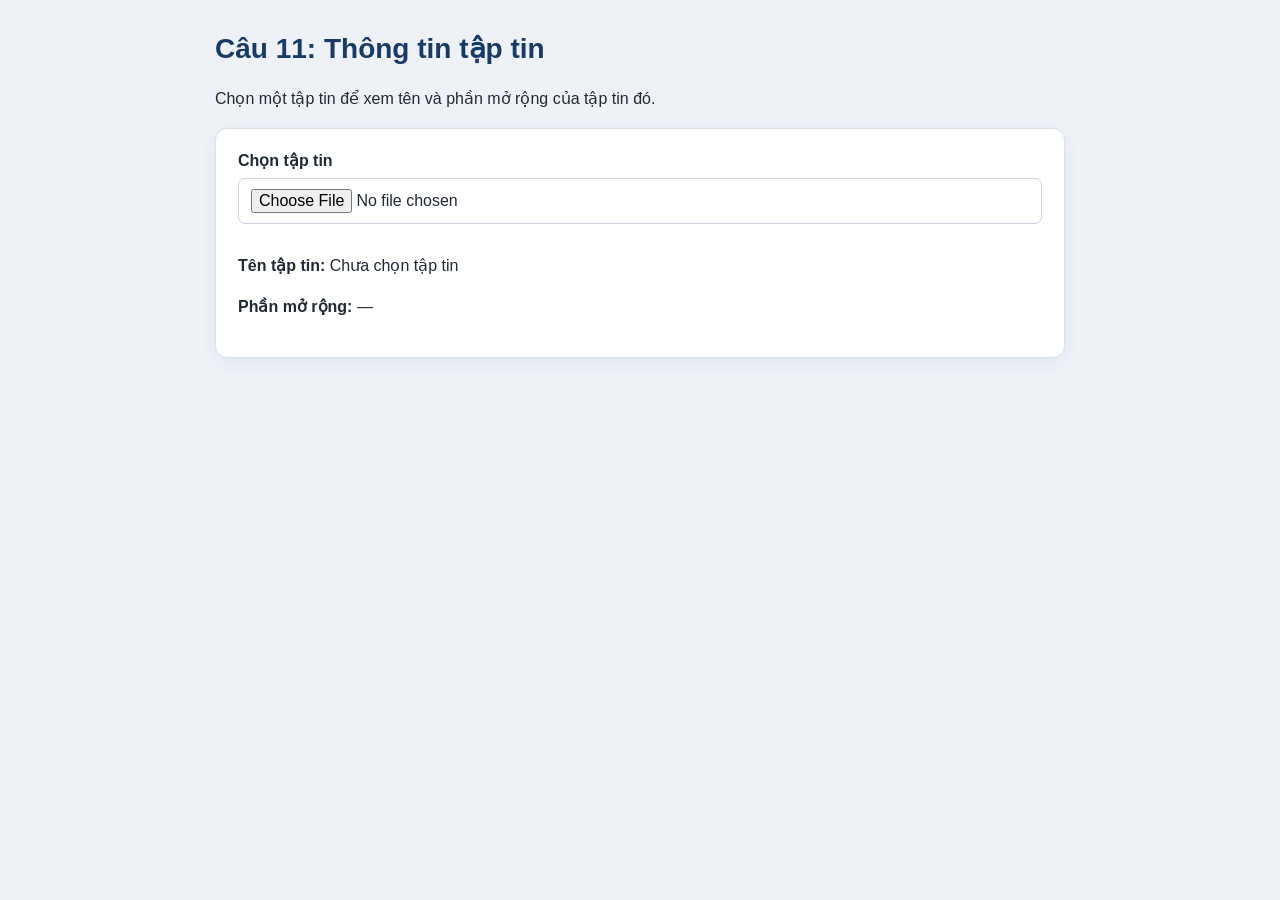
<file: bài 1--C11-6651071093/index.html>
<!DOCTYPE html>
<html lang="vi">
<head>
    <meta charset="UTF-8">
    <meta name="viewport" content="width=device-width, initial-scale=1.0">
    <title>Câu 11 - Hiển thị tên và phần mở rộng tập tin</title>
    <link rel="stylesheet" href="Styles/style.css">
    <script src="https://code.jquery.com/jquery-3.7.1.min.js"></script>
    <script src="Scripts/script.js" defer></script>
</head>
<body class="light-theme">
<main>
<h1>Câu 11: Thông tin tập tin</h1>
<p>Chọn một tập tin để xem tên và phần mở rộng của tập tin đó.</p>
<div class="panel">
  <label for="fileInput">Chọn tập tin</label>
  <input type="file" id="fileInput">
  <p><strong>Tên tập tin:</strong> <span id="fileName">Chưa chọn tập tin</span></p>
  <p><strong>Phần mở rộng:</strong> <span id="fileExt">—</span></p>
</div>
</main>
</body>
</html>
</file>
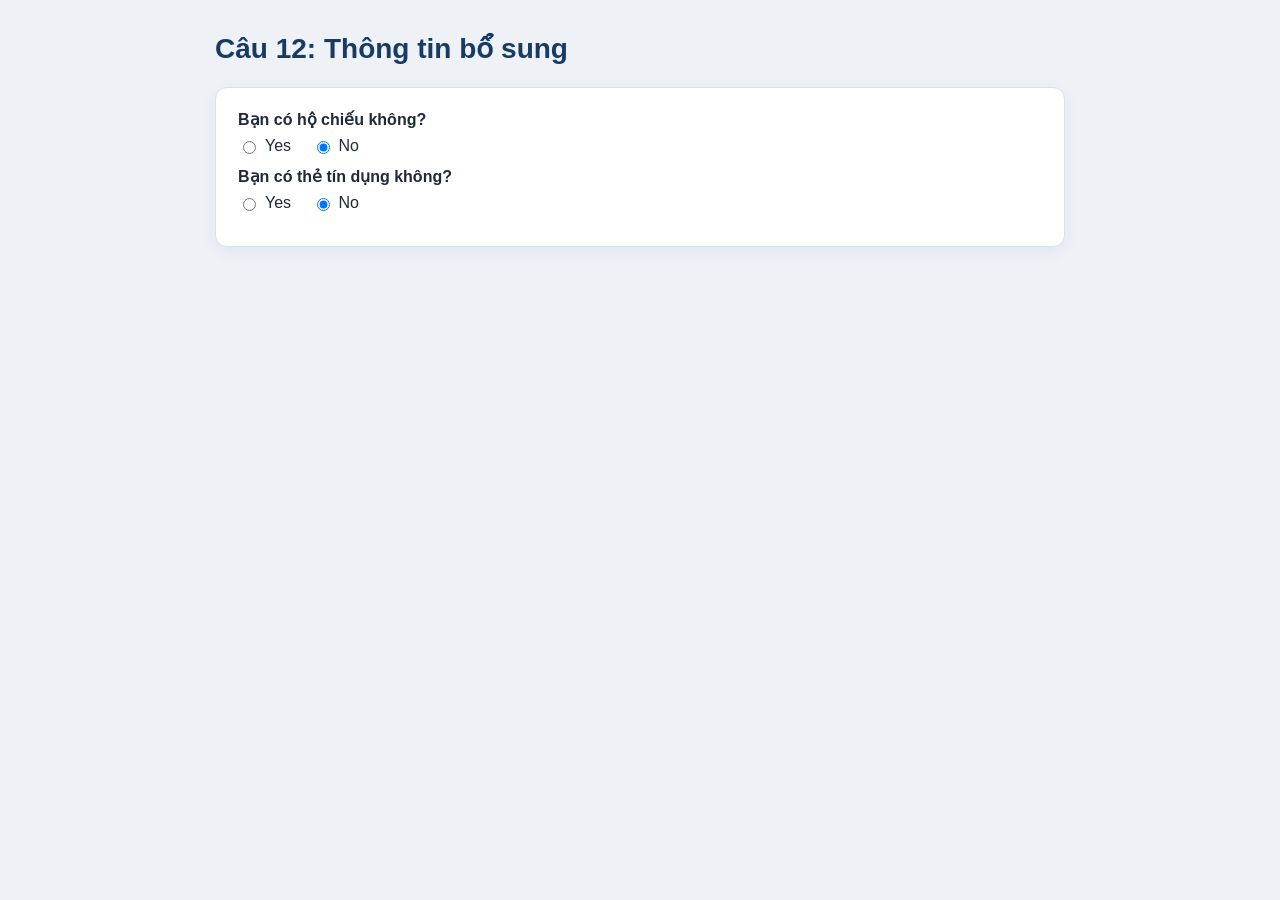
<file: bài 2--C12-6651071093/index.html>
<!DOCTYPE html>
<html lang="vi">
<head>
    <meta charset="UTF-8">
    <meta name="viewport" content="width=device-width, initial-scale=1.0">
    <title>Câu 12 - Hiển thị thông tin hộ chiếu và thẻ tín dụng</title>
    <link rel="stylesheet" href="Styles/style.css">
    <script src="https://code.jquery.com/jquery-3.7.1.min.js"></script>
    <script src="Scripts/script.js" defer></script>
</head>
<body class="light-theme">
<main>
<h1>Câu 12: Thông tin bổ sung</h1>
<div class="panel">
  <div class="question">
    <label>Bạn có hộ chiếu không?</label>
    <label class="inline"><input type="radio" name="passport" value="yes"> Yes</label>
    <label class="inline"><input type="radio" name="passport" value="no" checked> No</label>
    <div id="passportBox" class="extra hidden">
      <label for="passportNumber">Số hộ chiếu</label>
      <input type="text" id="passportNumber" placeholder="Nhập số hộ chiếu">
    </div>
  </div>
  <div class="question">
    <label>Bạn có thẻ tín dụng không?</label>
    <label class="inline"><input type="radio" name="credit" value="yes"> Yes</label>
    <label class="inline"><input type="radio" name="credit" value="no" checked> No</label>
    <div id="creditBox" class="extra hidden">
      <label for="creditNumber">Số thẻ tín dụng</label>
      <input type="text" id="creditNumber" placeholder="Nhập số thẻ tín dụng">
    </div>
  </div>
</div>
</main>
</body>
</html>
</file>
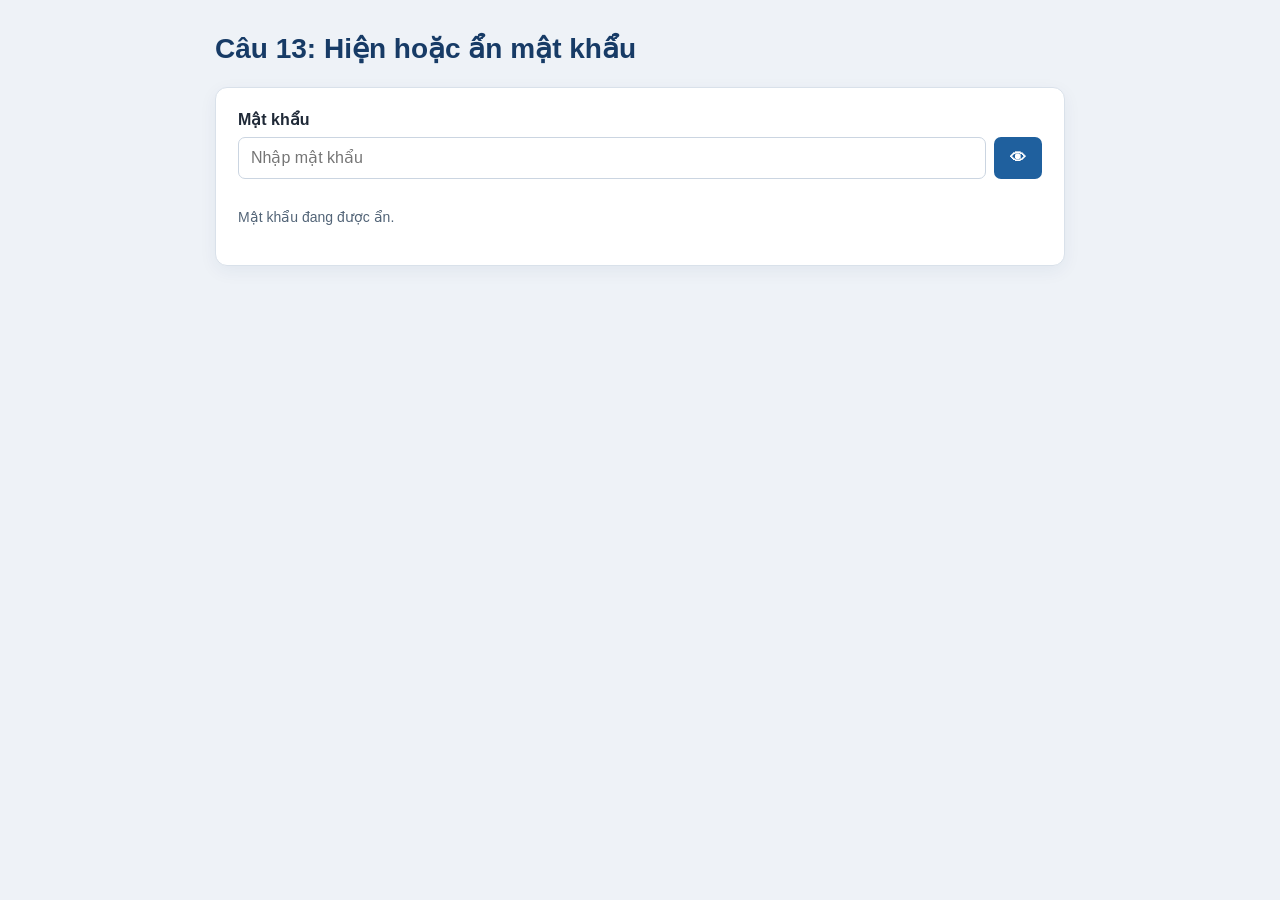
<file: bài 3--C13-6651071093/index.html>
<!DOCTYPE html>
<html lang="vi">
<head>
    <meta charset="UTF-8">
    <meta name="viewport" content="width=device-width, initial-scale=1.0">
    <title>Câu 13 - Hiện hoặc ẩn mật khẩu</title>
    <link rel="stylesheet" href="Styles/style.css">
    <script src="https://code.jquery.com/jquery-3.7.1.min.js"></script>
    <script src="Scripts/script.js" defer></script>
</head>
<body class="light-theme">
<main>
<h1>Câu 13: Hiện hoặc ẩn mật khẩu</h1>
<div class="panel">
  <label for="password">Mật khẩu</label>
  <div class="password-row">
    <input type="password" id="password" placeholder="Nhập mật khẩu">
    <button type="button" id="togglePassword" aria-label="Hiện mật khẩu" title="Hiện/ẩn mật khẩu">👁</button>
  </div>
  <p id="passwordStatus" class="hint">Mật khẩu đang được ẩn.</p>
</div>
</main>
</body>
</html>
</file>
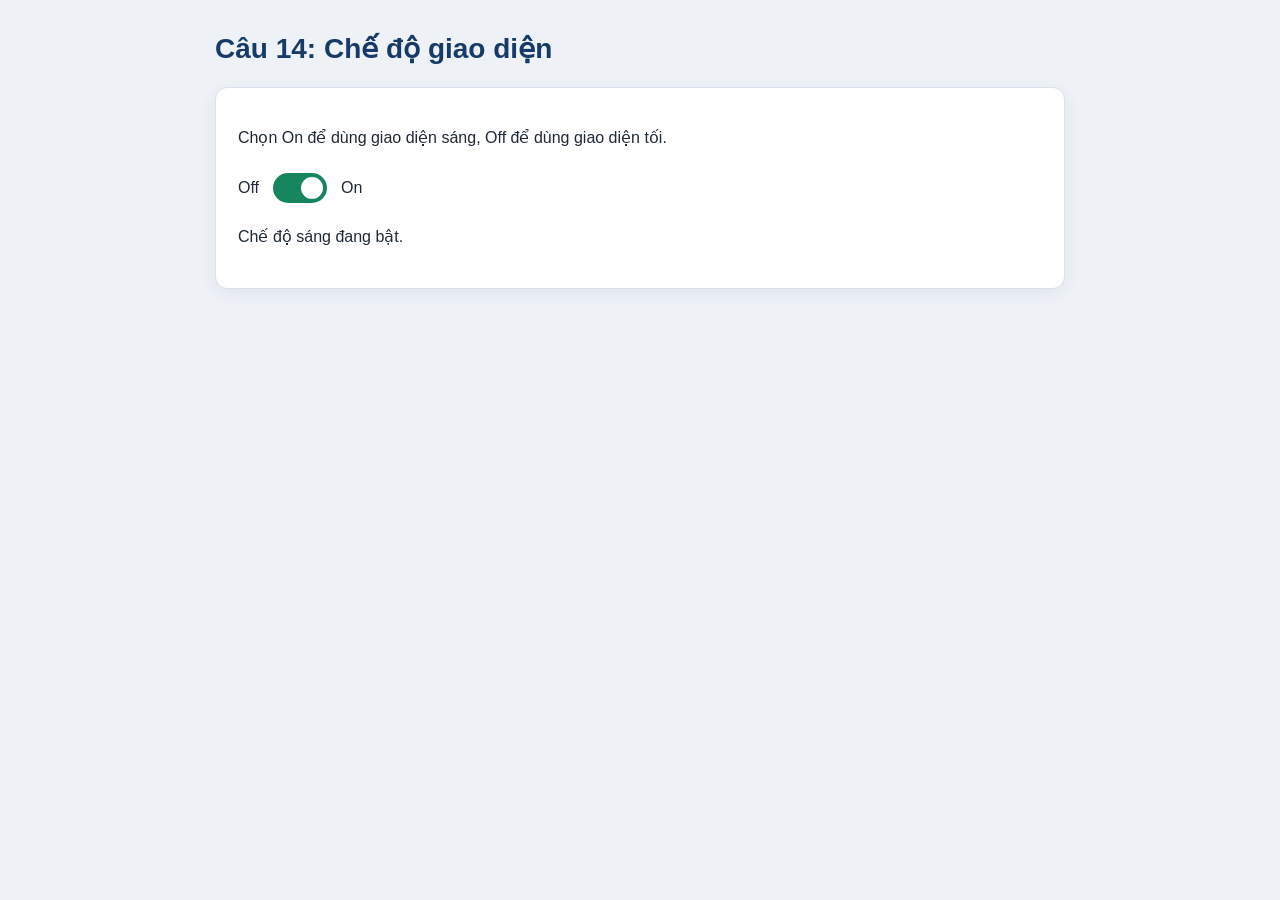
<file: bài 4--C14-6651071093/index.html>
<!DOCTYPE html>
<html lang="vi">
<head>
    <meta charset="UTF-8">
    <meta name="viewport" content="width=device-width, initial-scale=1.0">
    <title>Câu 14 - Chuyển đổi giao diện sáng và tối</title>
    <link rel="stylesheet" href="Styles/style.css">
    <script src="https://code.jquery.com/jquery-3.7.1.min.js"></script>
    <script src="Scripts/script.js" defer></script>
</head>
<body class="light-theme">
<main>
<h1>Câu 14: Chế độ giao diện</h1>
<div class="panel">
  <p>Chọn On để dùng giao diện sáng, Off để dùng giao diện tối.</p>
  <div class="switch-row">
    <span>Off</span>
    <label class="switch">
      <input type="checkbox" id="themeSwitch" checked>
      <span class="slider"></span>
    </label>
    <span>On</span>
  </div>
  <p id="themeStatus">Chế độ sáng đang bật.</p>
</div>
</main>
</body>
</html>
</file>
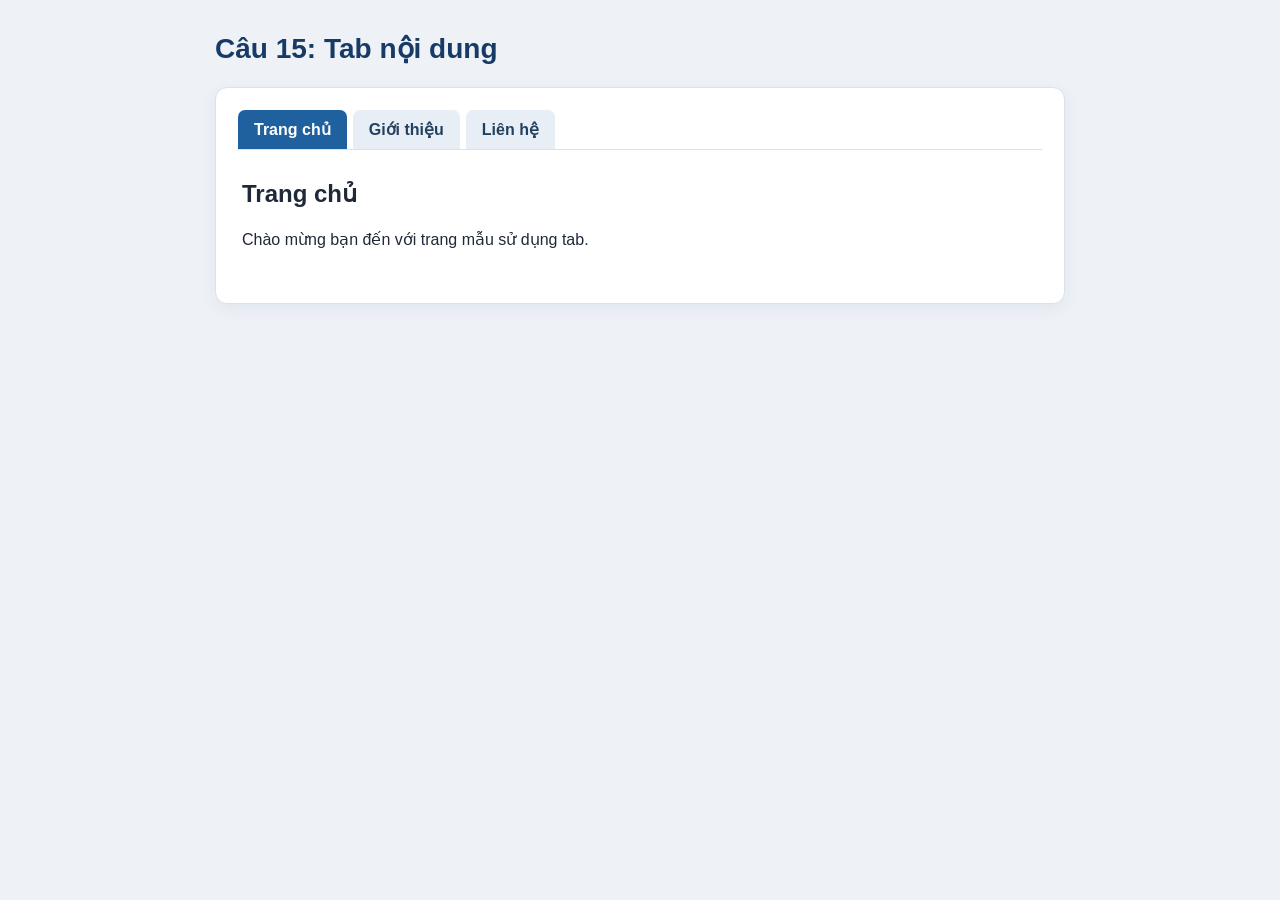
<file: bài 5--C15-6651071093/index.html>
<!DOCTYPE html>
<html lang="vi">
<head>
    <meta charset="UTF-8">
    <meta name="viewport" content="width=device-width, initial-scale=1.0">
    <title>Câu 15 - Tạo các thẻ Tab</title>
    <link rel="stylesheet" href="Styles/style.css">
    <script src="https://code.jquery.com/jquery-3.7.1.min.js"></script>
    <script src="Scripts/script.js" defer></script>
</head>
<body class="light-theme">
<main>
<h1>Câu 15: Tab nội dung</h1>
<div class="panel">
  <div class="tabs">
    <button class="tab active" data-tab="tab1">Trang chủ</button>
    <button class="tab" data-tab="tab2">Giới thiệu</button>
    <button class="tab" data-tab="tab3">Liên hệ</button>
  </div>
  <div id="tab1" class="tab-content active">
    <h2>Trang chủ</h2>
    <p>Chào mừng bạn đến với trang mẫu sử dụng tab.</p>
  </div>
  <div id="tab2" class="tab-content">
    <h2>Giới thiệu</h2>
    <p>Đây là phần giới thiệu. Bạn có thể thay nội dung theo yêu cầu bài học.</p>
  </div>
  <div id="tab3" class="tab-content">
    <h2>Liên hệ</h2>
    <p>Email: example@email.com</p>
  </div>
</div>
</main>
</body>
</html>
</file>
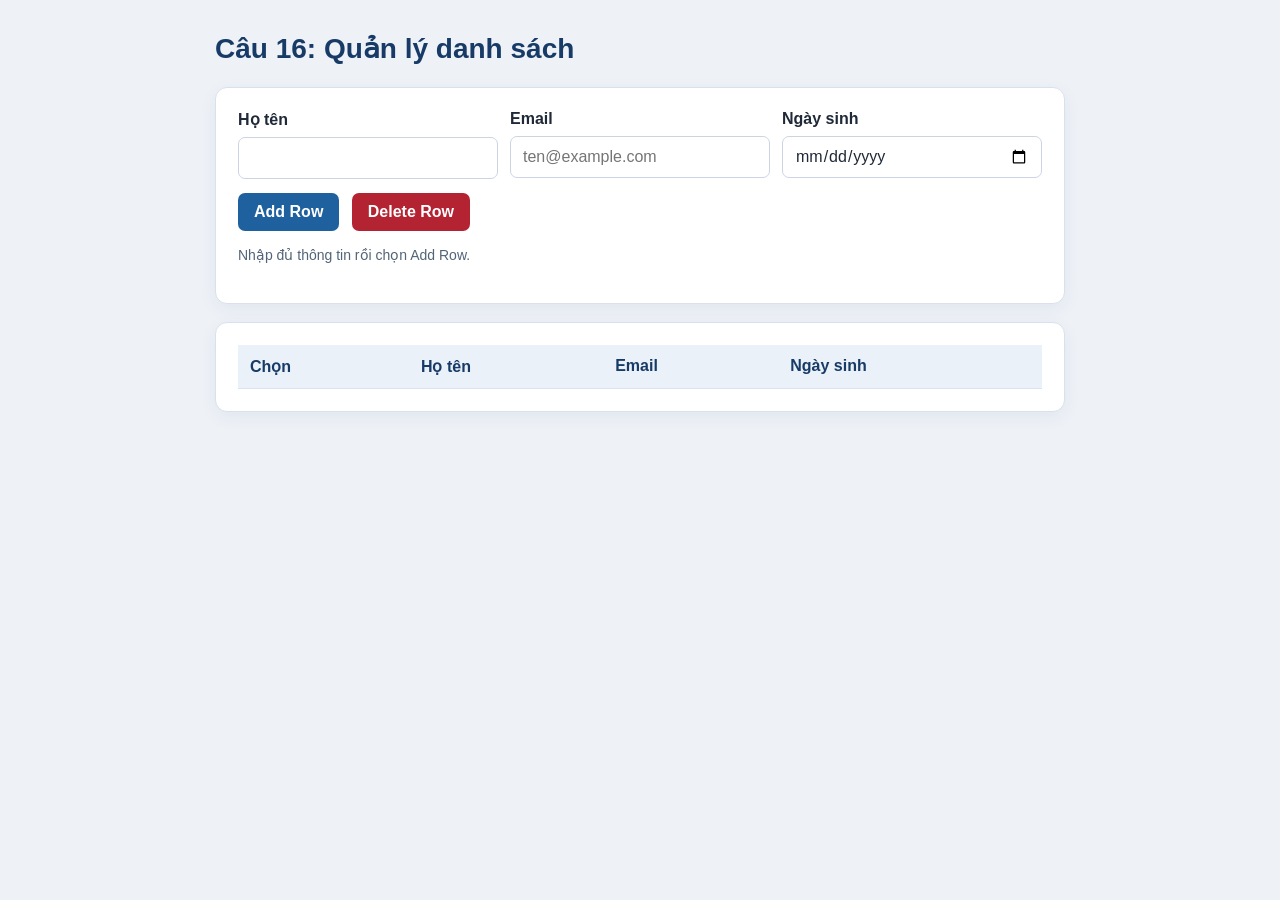
<file: bài 6--C16-6651071093/index.html>
<!DOCTYPE html>
<html lang="vi">
<head>
    <meta charset="UTF-8">
    <meta name="viewport" content="width=device-width, initial-scale=1.0">
    <title>Câu 16 - Thêm và xóa dòng dữ liệu</title>
    <link rel="stylesheet" href="Styles/style.css">
    <script src="https://code.jquery.com/jquery-3.7.1.min.js"></script>
    <script src="Scripts/script.js" defer></script>
</head>
<body class="light-theme">
<main>
<h1>Câu 16: Quản lý danh sách</h1>
<div class="panel">
  <form id="personForm">
    <div class="form-grid">
      <div><label for="name">Họ tên</label><input id="name" type="text" required></div>
      <div><label for="email">Email</label><input id="email" type="email" required placeholder="ten@example.com"></div>
      <div><label for="birthdate">Ngày sinh</label><input id="birthdate" type="date" required></div>
    </div>
    <button type="submit">Add Row</button>
    <button type="button" id="deleteRows" class="danger">Delete Row</button>
    <p id="formMessage" class="hint">Nhập đủ thông tin rồi chọn Add Row.</p>
  </form>
</div>
<div class="panel table-panel">
  <table>
    <thead><tr><th>Chọn</th><th>Họ tên</th><th>Email</th><th>Ngày sinh</th></tr></thead>
    <tbody id="peopleTable"></tbody>
  </table>
</div>
</main>
</body>
</html>
</file>
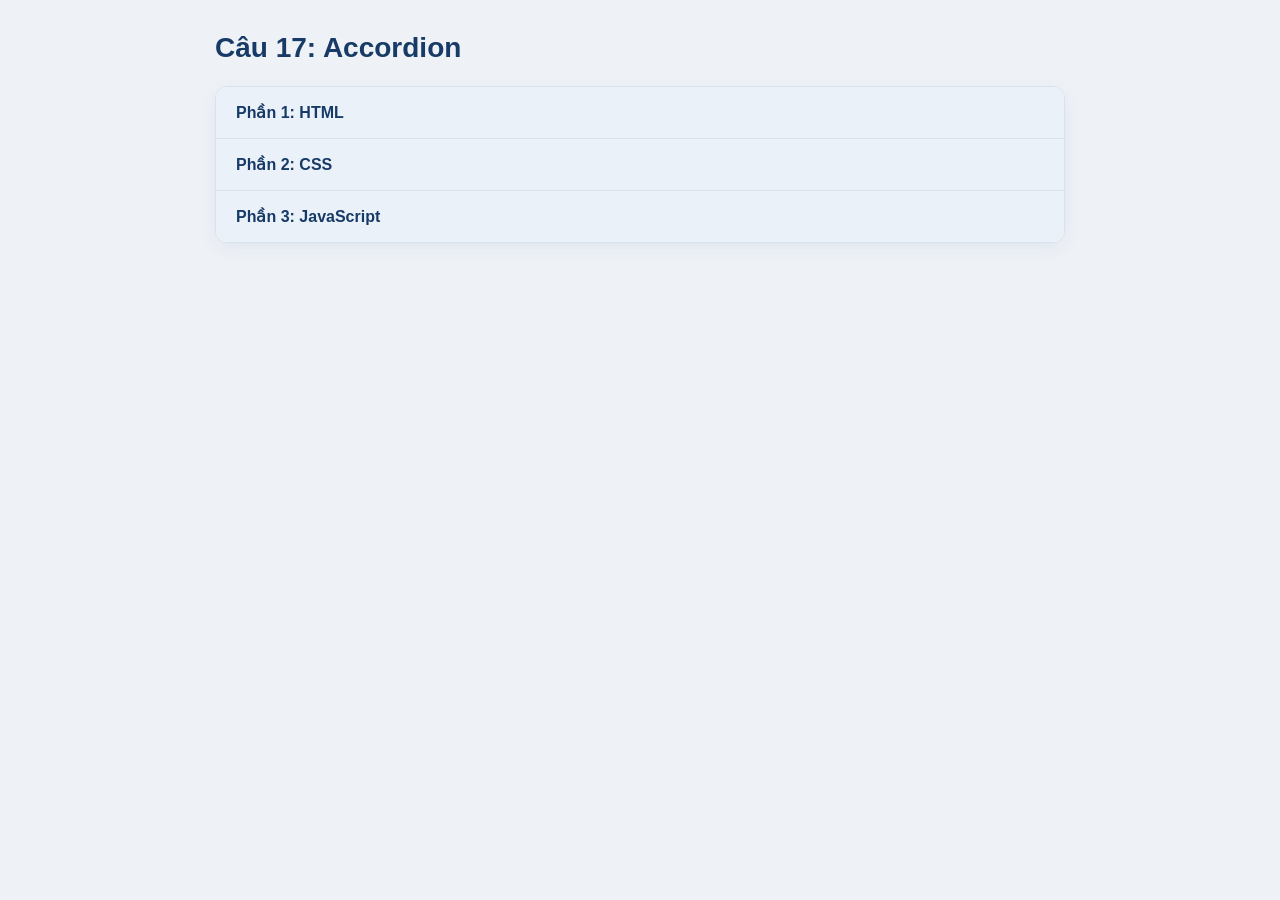
<file: bài 7--C17-6651071093/index.html>
<!DOCTYPE html>
<html lang="vi">
<head>
    <meta charset="UTF-8">
    <meta name="viewport" content="width=device-width, initial-scale=1.0">
    <title>Câu 17 - Accordion</title>
    <link rel="stylesheet" href="Styles/style.css">
    <script src="https://code.jquery.com/jquery-3.7.1.min.js"></script>
    <script src="Scripts/script.js" defer></script>
</head>
<body class="light-theme">
<main>
<h1>Câu 17: Accordion</h1>
<div class="accordion">
  <div class="accordion-item">
    <button class="accordion-heading">Phần 1: HTML</button>
    <div class="accordion-content"><p>HTML dùng để tạo cấu trúc nội dung của trang web.</p></div>
  </div>
  <div class="accordion-item">
    <button class="accordion-heading">Phần 2: CSS</button>
    <div class="accordion-content"><p>CSS dùng để định dạng giao diện, màu sắc và bố cục trang web.</p></div>
  </div>
  <div class="accordion-item">
    <button class="accordion-heading">Phần 3: JavaScript</button>
    <div class="accordion-content"><p>JavaScript giúp trang web có thể tương tác với người dùng.</p></div>
  </div>
</div>
</main>
</body>
</html>
</file>
<file: bài 1--C11-6651071093/Styles/style.css>
* { box-sizing: border-box; }
body {
    margin: 0;
    padding: 32px 18px;
    font-family: Arial, Helvetica, sans-serif;
    background: #eef2f7;
    color: #1f2937;
    transition: background .2s, color .2s;
}
main { max-width: 850px; margin: 0 auto; }
h1 { margin: 0 0 22px; color: #173b66; font-size: 28px; }
h2 { margin-top: 0; }
p { line-height: 1.55; }
.panel, .accordion {
    background: #fff;
    border: 1px solid #d9e1ea;
    border-radius: 12px;
    padding: 22px;
    margin-bottom: 18px;
    box-shadow: 0 5px 18px rgba(23, 59, 102, .06);
}
label { display: block; font-weight: 600; margin: 0 0 8px; }
input[type="text"], input[type="password"], input[type="email"], input[type="date"], input[type="file"] {
    width: 100%;
    min-height: 42px;
    padding: 10px 12px;
    border: 1px solid #cbd5e1;
    border-radius: 7px;
    font: inherit;
    background: #fff;
    color: #1f2937;
    margin-bottom: 14px;
}
input[type="radio"], input[type="checkbox"] { width: auto; }
button {
    border: 0;
    border-radius: 7px;
    background: #1f609e;
    color: white;
    padding: 10px 16px;
    font: inherit;
    font-weight: 600;
    cursor: pointer;
}
button:hover { background: #174a7a; }
.inline { display: inline-flex; align-items: center; gap: 6px; margin: 0 16px 12px 0; font-weight: 400; }
.extra { margin-top: 12px; padding: 14px; border-radius: 8px; background: #f1f6fb; }
.hidden { display: none; }
.password-row { display: flex; gap: 8px; align-items: flex-start; }
.password-row input { flex: 1; }
.password-row button { min-width: 48px; min-height: 42px; }
.hint { color: #526477; font-size: 14px; }
.switch-row { display: flex; align-items: center; gap: 14px; margin: 22px 0; }
.switch { position: relative; display: inline-block; width: 54px; height: 30px; margin: 0; }
.switch input { opacity: 0; width: 0; height: 0; }
.slider { position: absolute; cursor: pointer; inset: 0; background: #64748b; border-radius: 30px; transition: .2s; }
.slider:before { position: absolute; content: ""; height: 22px; width: 22px; left: 4px; bottom: 4px; background: white; border-radius: 50%; transition: .2s; }
.switch input:checked + .slider { background: #18865c; }
.switch input:checked + .slider:before { transform: translateX(24px); }
.tabs { display: flex; flex-wrap: wrap; gap: 6px; border-bottom: 1px solid #d9e1ea; margin-bottom: 18px; }
.tab { background: #e8eef5; color: #23415f; border-radius: 7px 7px 0 0; }
.tab.active { background: #1f609e; color: white; }
.tab-content { display: none; min-height: 100px; padding: 12px 4px; }
.tab-content.active { display: block; }
.form-grid { display: grid; grid-template-columns: repeat(3, minmax(0, 1fr)); gap: 12px; }
.danger { background: #b42332; margin-left: 8px; }
.danger:hover { background: #8e1b27; }
.table-panel { overflow-x: auto; }
table { width: 100%; border-collapse: collapse; }
th, td { padding: 12px; border-bottom: 1px solid #dbe3ec; text-align: left; }
th { background: #eaf1f8; color: #173b66; }
td input { margin: 0; }
.accordion { padding: 0; overflow: hidden; }
.accordion-item + .accordion-item { border-top: 1px solid #d9e1ea; }
.accordion-heading { display: block; width: 100%; text-align: left; border-radius: 0; padding: 16px 20px; background: #eaf1f8; color: #173b66; }
.accordion-heading.open { background: #1f609e; color: white; }
.accordion-content { padding: 6px 20px 18px; }
body.light-theme { background: #eef2f7; color: #1f2937; }
body.dark-theme { background: #111827; color: #f3f4f6; }
body.dark-theme h1 { color: #a7d4ff; }
body.dark-theme .panel, body.dark-theme .accordion { background: #1f2937; border-color: #374151; color: #f3f4f6; }
body.dark-theme input[type="text"], body.dark-theme input[type="password"], body.dark-theme input[type="email"], body.dark-theme input[type="date"], body.dark-theme input[type="file"] { background: #111827; color: #f9fafb; border-color: #4b5563; }
body.dark-theme .hint { color: #cbd5e1; }
body.dark-theme .extra, body.dark-theme th, body.dark-theme .tab { background: #374151; color: #f3f4f6; }
body.dark-theme .tabs { border-color: #4b5563; }
body.dark-theme th, body.dark-theme td { border-color: #4b5563; }
body.dark-theme .tab.active { background: #1f609e; }
@media (max-width: 650px) {
    body { padding: 20px 12px; }
    h1 { font-size: 23px; }
    .form-grid { grid-template-columns: 1fr; gap: 0; }
    .panel { padding: 16px; }
}
</file>
<file: bài 2--C12-6651071093/Styles/style.css>
* { box-sizing: border-box; }
body {
    margin: 0;
    padding: 32px 18px;
    font-family: Arial, Helvetica, sans-serif;
    background: #eef2f7;
    color: #1f2937;
    transition: background .2s, color .2s;
}
main { max-width: 850px; margin: 0 auto; }
h1 { margin: 0 0 22px; color: #173b66; font-size: 28px; }
h2 { margin-top: 0; }
p { line-height: 1.55; }
.panel, .accordion {
    background: #fff;
    border: 1px solid #d9e1ea;
    border-radius: 12px;
    padding: 22px;
    margin-bottom: 18px;
    box-shadow: 0 5px 18px rgba(23, 59, 102, .06);
}
label { display: block; font-weight: 600; margin: 0 0 8px; }
input[type="text"], input[type="password"], input[type="email"], input[type="date"], input[type="file"] {
    width: 100%;
    min-height: 42px;
    padding: 10px 12px;
    border: 1px solid #cbd5e1;
    border-radius: 7px;
    font: inherit;
    background: #fff;
    color: #1f2937;
    margin-bottom: 14px;
}
input[type="radio"], input[type="checkbox"] { width: auto; }
button {
    border: 0;
    border-radius: 7px;
    background: #1f609e;
    color: white;
    padding: 10px 16px;
    font: inherit;
    font-weight: 600;
    cursor: pointer;
}
button:hover { background: #174a7a; }
.inline { display: inline-flex; align-items: center; gap: 6px; margin: 0 16px 12px 0; font-weight: 400; }
.extra { margin-top: 12px; padding: 14px; border-radius: 8px; background: #f1f6fb; }
.hidden { display: none; }
.password-row { display: flex; gap: 8px; align-items: flex-start; }
.password-row input { flex: 1; }
.password-row button { min-width: 48px; min-height: 42px; }
.hint { color: #526477; font-size: 14px; }
.switch-row { display: flex; align-items: center; gap: 14px; margin: 22px 0; }
.switch { position: relative; display: inline-block; width: 54px; height: 30px; margin: 0; }
.switch input { opacity: 0; width: 0; height: 0; }
.slider { position: absolute; cursor: pointer; inset: 0; background: #64748b; border-radius: 30px; transition: .2s; }
.slider:before { position: absolute; content: ""; height: 22px; width: 22px; left: 4px; bottom: 4px; background: white; border-radius: 50%; transition: .2s; }
.switch input:checked + .slider { background: #18865c; }
.switch input:checked + .slider:before { transform: translateX(24px); }
.tabs { display: flex; flex-wrap: wrap; gap: 6px; border-bottom: 1px solid #d9e1ea; margin-bottom: 18px; }
.tab { background: #e8eef5; color: #23415f; border-radius: 7px 7px 0 0; }
.tab.active { background: #1f609e; color: white; }
.tab-content { display: none; min-height: 100px; padding: 12px 4px; }
.tab-content.active { display: block; }
.form-grid { display: grid; grid-template-columns: repeat(3, minmax(0, 1fr)); gap: 12px; }
.danger { background: #b42332; margin-left: 8px; }
.danger:hover { background: #8e1b27; }
.table-panel { overflow-x: auto; }
table { width: 100%; border-collapse: collapse; }
th, td { padding: 12px; border-bottom: 1px solid #dbe3ec; text-align: left; }
th { background: #eaf1f8; color: #173b66; }
td input { margin: 0; }
.accordion { padding: 0; overflow: hidden; }
.accordion-item + .accordion-item { border-top: 1px solid #d9e1ea; }
.accordion-heading { display: block; width: 100%; text-align: left; border-radius: 0; padding: 16px 20px; background: #eaf1f8; color: #173b66; }
.accordion-heading.open { background: #1f609e; color: white; }
.accordion-content { padding: 6px 20px 18px; }
body.light-theme { background: #eef2f7; color: #1f2937; }
body.dark-theme { background: #111827; color: #f3f4f6; }
body.dark-theme h1 { color: #a7d4ff; }
body.dark-theme .panel, body.dark-theme .accordion { background: #1f2937; border-color: #374151; color: #f3f4f6; }
body.dark-theme input[type="text"], body.dark-theme input[type="password"], body.dark-theme input[type="email"], body.dark-theme input[type="date"], body.dark-theme input[type="file"] { background: #111827; color: #f9fafb; border-color: #4b5563; }
body.dark-theme .hint { color: #cbd5e1; }
body.dark-theme .extra, body.dark-theme th, body.dark-theme .tab { background: #374151; color: #f3f4f6; }
body.dark-theme .tabs { border-color: #4b5563; }
body.dark-theme th, body.dark-theme td { border-color: #4b5563; }
body.dark-theme .tab.active { background: #1f609e; }
@media (max-width: 650px) {
    body { padding: 20px 12px; }
    h1 { font-size: 23px; }
    .form-grid { grid-template-columns: 1fr; gap: 0; }
    .panel { padding: 16px; }
}
</file>
<file: bài 3--C13-6651071093/Styles/style.css>
* { box-sizing: border-box; }
body {
    margin: 0;
    padding: 32px 18px;
    font-family: Arial, Helvetica, sans-serif;
    background: #eef2f7;
    color: #1f2937;
    transition: background .2s, color .2s;
}
main { max-width: 850px; margin: 0 auto; }
h1 { margin: 0 0 22px; color: #173b66; font-size: 28px; }
h2 { margin-top: 0; }
p { line-height: 1.55; }
.panel, .accordion {
    background: #fff;
    border: 1px solid #d9e1ea;
    border-radius: 12px;
    padding: 22px;
    margin-bottom: 18px;
    box-shadow: 0 5px 18px rgba(23, 59, 102, .06);
}
label { display: block; font-weight: 600; margin: 0 0 8px; }
input[type="text"], input[type="password"], input[type="email"], input[type="date"], input[type="file"] {
    width: 100%;
    min-height: 42px;
    padding: 10px 12px;
    border: 1px solid #cbd5e1;
    border-radius: 7px;
    font: inherit;
    background: #fff;
    color: #1f2937;
    margin-bottom: 14px;
}
input[type="radio"], input[type="checkbox"] { width: auto; }
button {
    border: 0;
    border-radius: 7px;
    background: #1f609e;
    color: white;
    padding: 10px 16px;
    font: inherit;
    font-weight: 600;
    cursor: pointer;
}
button:hover { background: #174a7a; }
.inline { display: inline-flex; align-items: center; gap: 6px; margin: 0 16px 12px 0; font-weight: 400; }
.extra { margin-top: 12px; padding: 14px; border-radius: 8px; background: #f1f6fb; }
.hidden { display: none; }
.password-row { display: flex; gap: 8px; align-items: flex-start; }
.password-row input { flex: 1; }
.password-row button { min-width: 48px; min-height: 42px; }
.hint { color: #526477; font-size: 14px; }
.switch-row { display: flex; align-items: center; gap: 14px; margin: 22px 0; }
.switch { position: relative; display: inline-block; width: 54px; height: 30px; margin: 0; }
.switch input { opacity: 0; width: 0; height: 0; }
.slider { position: absolute; cursor: pointer; inset: 0; background: #64748b; border-radius: 30px; transition: .2s; }
.slider:before { position: absolute; content: ""; height: 22px; width: 22px; left: 4px; bottom: 4px; background: white; border-radius: 50%; transition: .2s; }
.switch input:checked + .slider { background: #18865c; }
.switch input:checked + .slider:before { transform: translateX(24px); }
.tabs { display: flex; flex-wrap: wrap; gap: 6px; border-bottom: 1px solid #d9e1ea; margin-bottom: 18px; }
.tab { background: #e8eef5; color: #23415f; border-radius: 7px 7px 0 0; }
.tab.active { background: #1f609e; color: white; }
.tab-content { display: none; min-height: 100px; padding: 12px 4px; }
.tab-content.active { display: block; }
.form-grid { display: grid; grid-template-columns: repeat(3, minmax(0, 1fr)); gap: 12px; }
.danger { background: #b42332; margin-left: 8px; }
.danger:hover { background: #8e1b27; }
.table-panel { overflow-x: auto; }
table { width: 100%; border-collapse: collapse; }
th, td { padding: 12px; border-bottom: 1px solid #dbe3ec; text-align: left; }
th { background: #eaf1f8; color: #173b66; }
td input { margin: 0; }
.accordion { padding: 0; overflow: hidden; }
.accordion-item + .accordion-item { border-top: 1px solid #d9e1ea; }
.accordion-heading { display: block; width: 100%; text-align: left; border-radius: 0; padding: 16px 20px; background: #eaf1f8; color: #173b66; }
.accordion-heading.open { background: #1f609e; color: white; }
.accordion-content { padding: 6px 20px 18px; }
body.light-theme { background: #eef2f7; color: #1f2937; }
body.dark-theme { background: #111827; color: #f3f4f6; }
body.dark-theme h1 { color: #a7d4ff; }
body.dark-theme .panel, body.dark-theme .accordion { background: #1f2937; border-color: #374151; color: #f3f4f6; }
body.dark-theme input[type="text"], body.dark-theme input[type="password"], body.dark-theme input[type="email"], body.dark-theme input[type="date"], body.dark-theme input[type="file"] { background: #111827; color: #f9fafb; border-color: #4b5563; }
body.dark-theme .hint { color: #cbd5e1; }
body.dark-theme .extra, body.dark-theme th, body.dark-theme .tab { background: #374151; color: #f3f4f6; }
body.dark-theme .tabs { border-color: #4b5563; }
body.dark-theme th, body.dark-theme td { border-color: #4b5563; }
body.dark-theme .tab.active { background: #1f609e; }
@media (max-width: 650px) {
    body { padding: 20px 12px; }
    h1 { font-size: 23px; }
    .form-grid { grid-template-columns: 1fr; gap: 0; }
    .panel { padding: 16px; }
}
</file>
<file: bài 4--C14-6651071093/Styles/style.css>
* { box-sizing: border-box; }
body {
    margin: 0;
    padding: 32px 18px;
    font-family: Arial, Helvetica, sans-serif;
    background: #eef2f7;
    color: #1f2937;
    transition: background .2s, color .2s;
}
main { max-width: 850px; margin: 0 auto; }
h1 { margin: 0 0 22px; color: #173b66; font-size: 28px; }
h2 { margin-top: 0; }
p { line-height: 1.55; }
.panel, .accordion {
    background: #fff;
    border: 1px solid #d9e1ea;
    border-radius: 12px;
    padding: 22px;
    margin-bottom: 18px;
    box-shadow: 0 5px 18px rgba(23, 59, 102, .06);
}
label { display: block; font-weight: 600; margin: 0 0 8px; }
input[type="text"], input[type="password"], input[type="email"], input[type="date"], input[type="file"] {
    width: 100%;
    min-height: 42px;
    padding: 10px 12px;
    border: 1px solid #cbd5e1;
    border-radius: 7px;
    font: inherit;
    background: #fff;
    color: #1f2937;
    margin-bottom: 14px;
}
input[type="radio"], input[type="checkbox"] { width: auto; }
button {
    border: 0;
    border-radius: 7px;
    background: #1f609e;
    color: white;
    padding: 10px 16px;
    font: inherit;
    font-weight: 600;
    cursor: pointer;
}
button:hover { background: #174a7a; }
.inline { display: inline-flex; align-items: center; gap: 6px; margin: 0 16px 12px 0; font-weight: 400; }
.extra { margin-top: 12px; padding: 14px; border-radius: 8px; background: #f1f6fb; }
.hidden { display: none; }
.password-row { display: flex; gap: 8px; align-items: flex-start; }
.password-row input { flex: 1; }
.password-row button { min-width: 48px; min-height: 42px; }
.hint { color: #526477; font-size: 14px; }
.switch-row { display: flex; align-items: center; gap: 14px; margin: 22px 0; }
.switch { position: relative; display: inline-block; width: 54px; height: 30px; margin: 0; }
.switch input { opacity: 0; width: 0; height: 0; }
.slider { position: absolute; cursor: pointer; inset: 0; background: #64748b; border-radius: 30px; transition: .2s; }
.slider:before { position: absolute; content: ""; height: 22px; width: 22px; left: 4px; bottom: 4px; background: white; border-radius: 50%; transition: .2s; }
.switch input:checked + .slider { background: #18865c; }
.switch input:checked + .slider:before { transform: translateX(24px); }
.tabs { display: flex; flex-wrap: wrap; gap: 6px; border-bottom: 1px solid #d9e1ea; margin-bottom: 18px; }
.tab { background: #e8eef5; color: #23415f; border-radius: 7px 7px 0 0; }
.tab.active { background: #1f609e; color: white; }
.tab-content { display: none; min-height: 100px; padding: 12px 4px; }
.tab-content.active { display: block; }
.form-grid { display: grid; grid-template-columns: repeat(3, minmax(0, 1fr)); gap: 12px; }
.danger { background: #b42332; margin-left: 8px; }
.danger:hover { background: #8e1b27; }
.table-panel { overflow-x: auto; }
table { width: 100%; border-collapse: collapse; }
th, td { padding: 12px; border-bottom: 1px solid #dbe3ec; text-align: left; }
th { background: #eaf1f8; color: #173b66; }
td input { margin: 0; }
.accordion { padding: 0; overflow: hidden; }
.accordion-item + .accordion-item { border-top: 1px solid #d9e1ea; }
.accordion-heading { display: block; width: 100%; text-align: left; border-radius: 0; padding: 16px 20px; background: #eaf1f8; color: #173b66; }
.accordion-heading.open { background: #1f609e; color: white; }
.accordion-content { padding: 6px 20px 18px; }
body.light-theme { background: #eef2f7; color: #1f2937; }
body.dark-theme { background: #111827; color: #f3f4f6; }
body.dark-theme h1 { color: #a7d4ff; }
body.dark-theme .panel, body.dark-theme .accordion { background: #1f2937; border-color: #374151; color: #f3f4f6; }
body.dark-theme input[type="text"], body.dark-theme input[type="password"], body.dark-theme input[type="email"], body.dark-theme input[type="date"], body.dark-theme input[type="file"] { background: #111827; color: #f9fafb; border-color: #4b5563; }
body.dark-theme .hint { color: #cbd5e1; }
body.dark-theme .extra, body.dark-theme th, body.dark-theme .tab { background: #374151; color: #f3f4f6; }
body.dark-theme .tabs { border-color: #4b5563; }
body.dark-theme th, body.dark-theme td { border-color: #4b5563; }
body.dark-theme .tab.active { background: #1f609e; }
@media (max-width: 650px) {
    body { padding: 20px 12px; }
    h1 { font-size: 23px; }
    .form-grid { grid-template-columns: 1fr; gap: 0; }
    .panel { padding: 16px; }
}
</file>
<file: bài 5--C15-6651071093/Styles/style.css>
* { box-sizing: border-box; }
body {
    margin: 0;
    padding: 32px 18px;
    font-family: Arial, Helvetica, sans-serif;
    background: #eef2f7;
    color: #1f2937;
    transition: background .2s, color .2s;
}
main { max-width: 850px; margin: 0 auto; }
h1 { margin: 0 0 22px; color: #173b66; font-size: 28px; }
h2 { margin-top: 0; }
p { line-height: 1.55; }
.panel, .accordion {
    background: #fff;
    border: 1px solid #d9e1ea;
    border-radius: 12px;
    padding: 22px;
    margin-bottom: 18px;
    box-shadow: 0 5px 18px rgba(23, 59, 102, .06);
}
label { display: block; font-weight: 600; margin: 0 0 8px; }
input[type="text"], input[type="password"], input[type="email"], input[type="date"], input[type="file"] {
    width: 100%;
    min-height: 42px;
    padding: 10px 12px;
    border: 1px solid #cbd5e1;
    border-radius: 7px;
    font: inherit;
    background: #fff;
    color: #1f2937;
    margin-bottom: 14px;
}
input[type="radio"], input[type="checkbox"] { width: auto; }
button {
    border: 0;
    border-radius: 7px;
    background: #1f609e;
    color: white;
    padding: 10px 16px;
    font: inherit;
    font-weight: 600;
    cursor: pointer;
}
button:hover { background: #174a7a; }
.inline { display: inline-flex; align-items: center; gap: 6px; margin: 0 16px 12px 0; font-weight: 400; }
.extra { margin-top: 12px; padding: 14px; border-radius: 8px; background: #f1f6fb; }
.hidden { display: none; }
.password-row { display: flex; gap: 8px; align-items: flex-start; }
.password-row input { flex: 1; }
.password-row button { min-width: 48px; min-height: 42px; }
.hint { color: #526477; font-size: 14px; }
.switch-row { display: flex; align-items: center; gap: 14px; margin: 22px 0; }
.switch { position: relative; display: inline-block; width: 54px; height: 30px; margin: 0; }
.switch input { opacity: 0; width: 0; height: 0; }
.slider { position: absolute; cursor: pointer; inset: 0; background: #64748b; border-radius: 30px; transition: .2s; }
.slider:before { position: absolute; content: ""; height: 22px; width: 22px; left: 4px; bottom: 4px; background: white; border-radius: 50%; transition: .2s; }
.switch input:checked + .slider { background: #18865c; }
.switch input:checked + .slider:before { transform: translateX(24px); }
.tabs { display: flex; flex-wrap: wrap; gap: 6px; border-bottom: 1px solid #d9e1ea; margin-bottom: 18px; }
.tab { background: #e8eef5; color: #23415f; border-radius: 7px 7px 0 0; }
.tab.active { background: #1f609e; color: white; }
.tab-content { display: none; min-height: 100px; padding: 12px 4px; }
.tab-content.active { display: block; }
.form-grid { display: grid; grid-template-columns: repeat(3, minmax(0, 1fr)); gap: 12px; }
.danger { background: #b42332; margin-left: 8px; }
.danger:hover { background: #8e1b27; }
.table-panel { overflow-x: auto; }
table { width: 100%; border-collapse: collapse; }
th, td { padding: 12px; border-bottom: 1px solid #dbe3ec; text-align: left; }
th { background: #eaf1f8; color: #173b66; }
td input { margin: 0; }
.accordion { padding: 0; overflow: hidden; }
.accordion-item + .accordion-item { border-top: 1px solid #d9e1ea; }
.accordion-heading { display: block; width: 100%; text-align: left; border-radius: 0; padding: 16px 20px; background: #eaf1f8; color: #173b66; }
.accordion-heading.open { background: #1f609e; color: white; }
.accordion-content { padding: 6px 20px 18px; }
body.light-theme { background: #eef2f7; color: #1f2937; }
body.dark-theme { background: #111827; color: #f3f4f6; }
body.dark-theme h1 { color: #a7d4ff; }
body.dark-theme .panel, body.dark-theme .accordion { background: #1f2937; border-color: #374151; color: #f3f4f6; }
body.dark-theme input[type="text"], body.dark-theme input[type="password"], body.dark-theme input[type="email"], body.dark-theme input[type="date"], body.dark-theme input[type="file"] { background: #111827; color: #f9fafb; border-color: #4b5563; }
body.dark-theme .hint { color: #cbd5e1; }
body.dark-theme .extra, body.dark-theme th, body.dark-theme .tab { background: #374151; color: #f3f4f6; }
body.dark-theme .tabs { border-color: #4b5563; }
body.dark-theme th, body.dark-theme td { border-color: #4b5563; }
body.dark-theme .tab.active { background: #1f609e; }
@media (max-width: 650px) {
    body { padding: 20px 12px; }
    h1 { font-size: 23px; }
    .form-grid { grid-template-columns: 1fr; gap: 0; }
    .panel { padding: 16px; }
}
</file>
<file: bài 6--C16-6651071093/Styles/style.css>
* { box-sizing: border-box; }
body {
    margin: 0;
    padding: 32px 18px;
    font-family: Arial, Helvetica, sans-serif;
    background: #eef2f7;
    color: #1f2937;
    transition: background .2s, color .2s;
}
main { max-width: 850px; margin: 0 auto; }
h1 { margin: 0 0 22px; color: #173b66; font-size: 28px; }
h2 { margin-top: 0; }
p { line-height: 1.55; }
.panel, .accordion {
    background: #fff;
    border: 1px solid #d9e1ea;
    border-radius: 12px;
    padding: 22px;
    margin-bottom: 18px;
    box-shadow: 0 5px 18px rgba(23, 59, 102, .06);
}
label { display: block; font-weight: 600; margin: 0 0 8px; }
input[type="text"], input[type="password"], input[type="email"], input[type="date"], input[type="file"] {
    width: 100%;
    min-height: 42px;
    padding: 10px 12px;
    border: 1px solid #cbd5e1;
    border-radius: 7px;
    font: inherit;
    background: #fff;
    color: #1f2937;
    margin-bottom: 14px;
}
input[type="radio"], input[type="checkbox"] { width: auto; }
button {
    border: 0;
    border-radius: 7px;
    background: #1f609e;
    color: white;
    padding: 10px 16px;
    font: inherit;
    font-weight: 600;
    cursor: pointer;
}
button:hover { background: #174a7a; }
.inline { display: inline-flex; align-items: center; gap: 6px; margin: 0 16px 12px 0; font-weight: 400; }
.extra { margin-top: 12px; padding: 14px; border-radius: 8px; background: #f1f6fb; }
.hidden { display: none; }
.password-row { display: flex; gap: 8px; align-items: flex-start; }
.password-row input { flex: 1; }
.password-row button { min-width: 48px; min-height: 42px; }
.hint { color: #526477; font-size: 14px; }
.switch-row { display: flex; align-items: center; gap: 14px; margin: 22px 0; }
.switch { position: relative; display: inline-block; width: 54px; height: 30px; margin: 0; }
.switch input { opacity: 0; width: 0; height: 0; }
.slider { position: absolute; cursor: pointer; inset: 0; background: #64748b; border-radius: 30px; transition: .2s; }
.slider:before { position: absolute; content: ""; height: 22px; width: 22px; left: 4px; bottom: 4px; background: white; border-radius: 50%; transition: .2s; }
.switch input:checked + .slider { background: #18865c; }
.switch input:checked + .slider:before { transform: translateX(24px); }
.tabs { display: flex; flex-wrap: wrap; gap: 6px; border-bottom: 1px solid #d9e1ea; margin-bottom: 18px; }
.tab { background: #e8eef5; color: #23415f; border-radius: 7px 7px 0 0; }
.tab.active { background: #1f609e; color: white; }
.tab-content { display: none; min-height: 100px; padding: 12px 4px; }
.tab-content.active { display: block; }
.form-grid { display: grid; grid-template-columns: repeat(3, minmax(0, 1fr)); gap: 12px; }
.danger { background: #b42332; margin-left: 8px; }
.danger:hover { background: #8e1b27; }
.table-panel { overflow-x: auto; }
table { width: 100%; border-collapse: collapse; }
th, td { padding: 12px; border-bottom: 1px solid #dbe3ec; text-align: left; }
th { background: #eaf1f8; color: #173b66; }
td input { margin: 0; }
.accordion { padding: 0; overflow: hidden; }
.accordion-item + .accordion-item { border-top: 1px solid #d9e1ea; }
.accordion-heading { display: block; width: 100%; text-align: left; border-radius: 0; padding: 16px 20px; background: #eaf1f8; color: #173b66; }
.accordion-heading.open { background: #1f609e; color: white; }
.accordion-content { padding: 6px 20px 18px; }
body.light-theme { background: #eef2f7; color: #1f2937; }
body.dark-theme { background: #111827; color: #f3f4f6; }
body.dark-theme h1 { color: #a7d4ff; }
body.dark-theme .panel, body.dark-theme .accordion { background: #1f2937; border-color: #374151; color: #f3f4f6; }
body.dark-theme input[type="text"], body.dark-theme input[type="password"], body.dark-theme input[type="email"], body.dark-theme input[type="date"], body.dark-theme input[type="file"] { background: #111827; color: #f9fafb; border-color: #4b5563; }
body.dark-theme .hint { color: #cbd5e1; }
body.dark-theme .extra, body.dark-theme th, body.dark-theme .tab { background: #374151; color: #f3f4f6; }
body.dark-theme .tabs { border-color: #4b5563; }
body.dark-theme th, body.dark-theme td { border-color: #4b5563; }
body.dark-theme .tab.active { background: #1f609e; }
@media (max-width: 650px) {
    body { padding: 20px 12px; }
    h1 { font-size: 23px; }
    .form-grid { grid-template-columns: 1fr; gap: 0; }
    .panel { padding: 16px; }
}
</file>
<file: bài 7--C17-6651071093/Styles/style.css>
* { box-sizing: border-box; }
body {
    margin: 0;
    padding: 32px 18px;
    font-family: Arial, Helvetica, sans-serif;
    background: #eef2f7;
    color: #1f2937;
    transition: background .2s, color .2s;
}
main { max-width: 850px; margin: 0 auto; }
h1 { margin: 0 0 22px; color: #173b66; font-size: 28px; }
h2 { margin-top: 0; }
p { line-height: 1.55; }
.panel, .accordion {
    background: #fff;
    border: 1px solid #d9e1ea;
    border-radius: 12px;
    padding: 22px;
    margin-bottom: 18px;
    box-shadow: 0 5px 18px rgba(23, 59, 102, .06);
}
label { display: block; font-weight: 600; margin: 0 0 8px; }
input[type="text"], input[type="password"], input[type="email"], input[type="date"], input[type="file"] {
    width: 100%;
    min-height: 42px;
    padding: 10px 12px;
    border: 1px solid #cbd5e1;
    border-radius: 7px;
    font: inherit;
    background: #fff;
    color: #1f2937;
    margin-bottom: 14px;
}
input[type="radio"], input[type="checkbox"] { width: auto; }
button {
    border: 0;
    border-radius: 7px;
    background: #1f609e;
    color: white;
    padding: 10px 16px;
    font: inherit;
    font-weight: 600;
    cursor: pointer;
}
button:hover { background: #174a7a; }
.inline { display: inline-flex; align-items: center; gap: 6px; margin: 0 16px 12px 0; font-weight: 400; }
.extra { margin-top: 12px; padding: 14px; border-radius: 8px; background: #f1f6fb; }
.hidden { display: none; }
.password-row { display: flex; gap: 8px; align-items: flex-start; }
.password-row input { flex: 1; }
.password-row button { min-width: 48px; min-height: 42px; }
.hint { color: #526477; font-size: 14px; }
.switch-row { display: flex; align-items: center; gap: 14px; margin: 22px 0; }
.switch { position: relative; display: inline-block; width: 54px; height: 30px; margin: 0; }
.switch input { opacity: 0; width: 0; height: 0; }
.slider { position: absolute; cursor: pointer; inset: 0; background: #64748b; border-radius: 30px; transition: .2s; }
.slider:before { position: absolute; content: ""; height: 22px; width: 22px; left: 4px; bottom: 4px; background: white; border-radius: 50%; transition: .2s; }
.switch input:checked + .slider { background: #18865c; }
.switch input:checked + .slider:before { transform: translateX(24px); }
.tabs { display: flex; flex-wrap: wrap; gap: 6px; border-bottom: 1px solid #d9e1ea; margin-bottom: 18px; }
.tab { background: #e8eef5; color: #23415f; border-radius: 7px 7px 0 0; }
.tab.active { background: #1f609e; color: white; }
.tab-content { display: none; min-height: 100px; padding: 12px 4px; }
.tab-content.active { display: block; }
.form-grid { display: grid; grid-template-columns: repeat(3, minmax(0, 1fr)); gap: 12px; }
.danger { background: #b42332; margin-left: 8px; }
.danger:hover { background: #8e1b27; }
.table-panel { overflow-x: auto; }
table { width: 100%; border-collapse: collapse; }
th, td { padding: 12px; border-bottom: 1px solid #dbe3ec; text-align: left; }
th { background: #eaf1f8; color: #173b66; }
td input { margin: 0; }
.accordion { padding: 0; overflow: hidden; }
.accordion-item + .accordion-item { border-top: 1px solid #d9e1ea; }
.accordion-heading { display: block; width: 100%; text-align: left; border-radius: 0; padding: 16px 20px; background: #eaf1f8; color: #173b66; }
.accordion-heading.open { background: #1f609e; color: white; }
.accordion-content { padding: 6px 20px 18px; }
body.light-theme { background: #eef2f7; color: #1f2937; }
body.dark-theme { background: #111827; color: #f3f4f6; }
body.dark-theme h1 { color: #a7d4ff; }
body.dark-theme .panel, body.dark-theme .accordion { background: #1f2937; border-color: #374151; color: #f3f4f6; }
body.dark-theme input[type="text"], body.dark-theme input[type="password"], body.dark-theme input[type="email"], body.dark-theme input[type="date"], body.dark-theme input[type="file"] { background: #111827; color: #f9fafb; border-color: #4b5563; }
body.dark-theme .hint { color: #cbd5e1; }
body.dark-theme .extra, body.dark-theme th, body.dark-theme .tab { background: #374151; color: #f3f4f6; }
body.dark-theme .tabs { border-color: #4b5563; }
body.dark-theme th, body.dark-theme td { border-color: #4b5563; }
body.dark-theme .tab.active { background: #1f609e; }
@media (max-width: 650px) {
    body { padding: 20px 12px; }
    h1 { font-size: 23px; }
    .form-grid { grid-template-columns: 1fr; gap: 0; }
    .panel { padding: 16px; }
}
</file>
